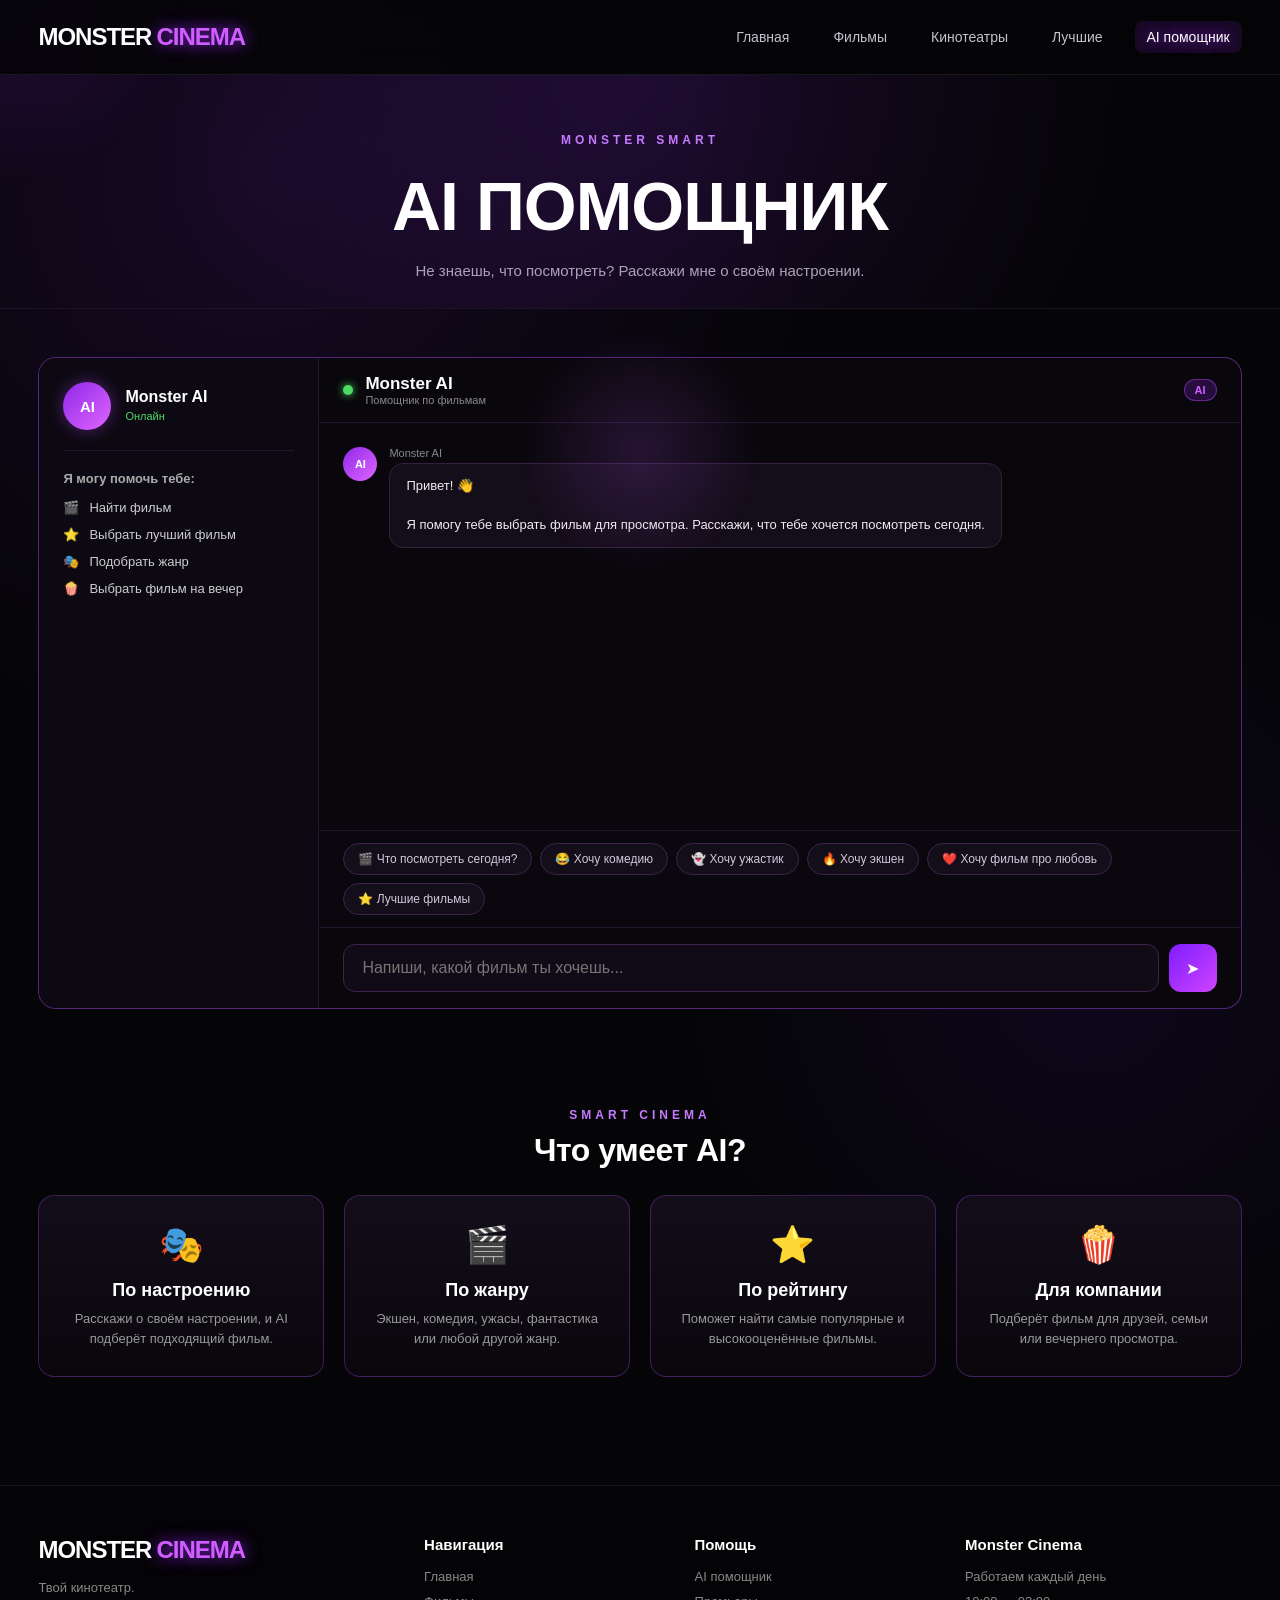
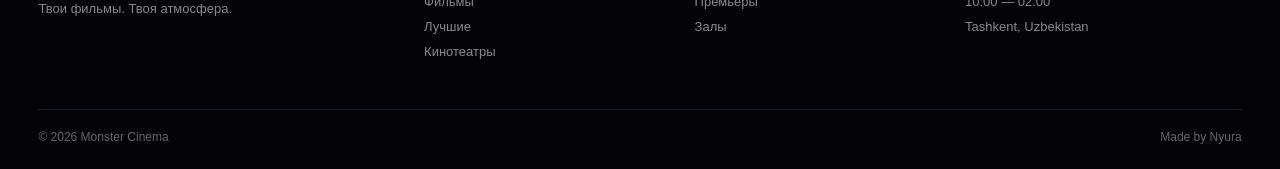
<file: ai.html>
<!DOCTYPE html>
<html lang="ru">
<head>
    <meta charset="UTF-8">
    <meta name="viewport" content="width=device-width, initial-scale=1.0">
    <meta name="theme-color" content="#09070c">
    <title>AI Помощник — Monster Cinema</title>
    <link rel="stylesheet" href="style.css">
    <link rel="stylesheet" href="media.css">
</head>
<body>

    <div id="loadingScreen" class="loading-screen">
        <div class="loader-content">
            <div class="loader-logo">MONSTER</div>
            <div class="loader-title">CINEMA</div>
            <div class="loader-line">
                <div id="loaderProgress" class="loader-progress"></div>
            </div>
            <div id="loaderPercent" class="loader-percent">0%</div>
        </div>
    </div>

    <div id="mouseGlow"></div>
    <div id="popcornContainer"></div>

    <header class="header">
        <div class="header-inner">

            <a href="index.html" class="logo">
                <span class="logo-monster">MONSTER</span>
                <span class="logo-cinema">CINEMA</span>
            </a>

            <button id="menuBtn" class="menu-btn" type="button">
                <span></span>
                <span></span>
                <span></span>
            </button>

            <nav id="navLinks" class="nav-links">
                <a href="index.html">Главная</a>
                <a href="movies.html">Фильмы</a>
                <a href="cinemas.html">Кинотеатры</a>
                <a href="best.html">Лучшие</a>
                <a href="ai.html" class="active">AI помощник</a>
            </nav>

        </div>
    </header>

    <main>

        <section class="page-hero">
            <div class="page-hero-content">
                <span class="section-label">MONSTER SMART</span>
                <h1>AI ПОМОЩНИК</h1>
                <p>
                    Не знаешь, что посмотреть?
                    Расскажи мне о своём настроении.
                </p>
            </div>
        </section>

        <section class="ai-section section">

            <div class="ai-layout">

                <aside class="ai-sidebar">

                    <div class="ai-profile">
                        <div class="ai-avatar">
                            <div class="ai-avatar-core">AI</div>
                        </div>

                        <div>
                            <h3>Monster AI</h3>
                            <span>Онлайн</span>
                        </div>
                    </div>

                    <div class="ai-sidebar-info">
                        <h4>Я могу помочь тебе:</h4>

                        <div class="ai-info-item">
                            <span>🎬</span>
                            <p>Найти фильм</p>
                        </div>

                        <div class="ai-info-item">
                            <span>⭐</span>
                            <p>Выбрать лучший фильм</p>
                        </div>

                        <div class="ai-info-item">
                            <span>🎭</span>
                            <p>Подобрать жанр</p>
                        </div>

                        <div class="ai-info-item">
                            <span>🍿</span>
                            <p>Выбрать фильм на вечер</p>
                        </div>
                    </div>

                </aside>

                <div class="ai-chat">

                    <div class="ai-chat-header">
                        <div class="ai-chat-title">
                            <div class="ai-status"></div>

                            <div>
                                <h2>Monster AI</h2>
                                <p>Помощник по фильмам</p>
                            </div>
                        </div>

                        <div class="ai-chat-badge">
                            AI
                        </div>
                    </div>

                    <div id="chatMessages" class="chat-messages">

                        <div class="message message-ai">
                            <div class="message-avatar">AI</div>

                            <div class="message-content">
                                <span class="message-name">Monster AI</span>

                                <div class="message-bubble">
                                    Привет! 👋<br><br>
                                    Я помогу тебе выбрать фильм для просмотра.
                                    Расскажи, что тебе хочется посмотреть сегодня.
                                </div>
                            </div>
                        </div>

                    </div>

                    <div class="ai-suggestions">

                        <button class="ai-suggestion" type="button">
                            🎬 Что посмотреть сегодня?
                        </button>

                        <button class="ai-suggestion" type="button">
                            😂 Хочу комедию
                        </button>

                        <button class="ai-suggestion" type="button">
                            👻 Хочу ужастик
                        </button>

                        <button class="ai-suggestion" type="button">
                            🔥 Хочу экшен
                        </button>

                        <button class="ai-suggestion" type="button">
                            ❤️ Хочу фильм про любовь
                        </button>

                        <button class="ai-suggestion" type="button">
                            ⭐ Лучшие фильмы
                        </button>

                    </div>

                    <div class="ai-input-area">

                        <input
                            id="aiInput"
                            type="text"
                            placeholder="Напиши, какой фильм ты хочешь..."
                            autocomplete="off"
                        >

                        <button id="aiSend" class="ai-send" type="button">
                            <span>➤</span>
                        </button>

                    </div>

                </div>

            </div>

        </section>

        <section class="ai-features section">

            <div class="section-heading centered">
                <div>
                    <span class="section-label">SMART CINEMA</span>
                    <h2>Что умеет AI?</h2>
                </div>
            </div>

            <div class="features-grid">

                <div class="feature-card">
                    <div class="feature-icon">🎭</div>
                    <h3>По настроению</h3>
                    <p>
                        Расскажи о своём настроении,
                        и AI подберёт подходящий фильм.
                    </p>
                </div>

                <div class="feature-card">
                    <div class="feature-icon">🎬</div>
                    <h3>По жанру</h3>
                    <p>
                        Экшен, комедия, ужасы,
                        фантастика или любой другой жанр.
                    </p>
                </div>

                <div class="feature-card">
                    <div class="feature-icon">⭐</div>
                    <h3>По рейтингу</h3>
                    <p>
                        Поможет найти самые популярные
                        и высокооценённые фильмы.
                    </p>
                </div>

                <div class="feature-card">
                    <div class="feature-icon">🍿</div>
                    <h3>Для компании</h3>
                    <p>
                        Подберёт фильм для друзей,
                        семьи или вечернего просмотра.
                    </p>
                </div>

            </div>

        </section>

    </main>

    <footer class="footer">

        <div class="footer-inner">

            <div class="footer-brand">
                <div class="logo">
                    <span class="logo-monster">MONSTER</span>
                    <span class="logo-cinema">CINEMA</span>
                </div>

                <p>
                    Твой кинотеатр.<br>
                    Твои фильмы. Твоя атмосфера.
                </p>
            </div>

            <div class="footer-column">
                <h3>Навигация</h3>
                <a href="index.html">Главная</a>
                <a href="movies.html">Фильмы</a>
                <a href="best.html">Лучшие</a>
                <a href="cinemas.html">Кинотеатры</a>
            </div>

            <div class="footer-column">
                <h3>Помощь</h3>
                <a href="ai.html">AI помощник</a>
                <a href="movies.html">Премьеры</a>
                <a href="cinemas.html">Залы</a>
            </div>

            <div class="footer-column">
                <h3>Monster Cinema</h3>
                <p>Работаем каждый день</p>
                <p>10:00 — 02:00</p>
                <p>Tashkent, Uzbekistan</p>
            </div>

        </div>

        <div class="footer-bottom">
            <span>© 2026 Monster Cinema</span>
            <span>Made by Nyura</span>
        </div>

    </footer>

    <script src="script.js"></script>
</body>
</html>
</file>
<file: style.css>
:root {
  --bg: #050507;
  --panel: #0c0a10;
  --panel-light: #15101d;
  --purple: #9b2cff;
  --purple-light: #d15cff;
  --white: #ffffff;
  --muted: #aaa3b8;
  --border: rgba(178, 73, 255, 0.45);
  --shadow: 0 0 30px rgba(155, 44, 255, 0.25);
}

* {
  box-sizing: border-box;
  margin: 0;
  padding: 0;
}

html {
  scroll-behavior: smooth;
}

body {
  min-height: 100vh;
  overflow-x: hidden;
  color: var(--white);
  background:
    radial-gradient(
      circle at 20% 10%,
      rgba(155, 44, 255, 0.12),
      transparent 30%
    ),
    radial-gradient(
      circle at 85% 55%,
      rgba(111, 35, 255, 0.09),
      transparent 28%
    ),
    var(--bg);
  font-family: Arial, Helvetica, sans-serif;
}

body.modal-open {
  overflow: hidden;
}

body::before {
  content: "";
  position: fixed;
  inset: 0;
  z-index: 9998;
  pointer-events: none;
  background:
    radial-gradient(
      circle 170px at var(--mx, 50%) var(--my, 50%),
      rgba(193, 88, 255, 0.16),
      transparent 72%
    );
}

a {
  color: inherit;
  text-decoration: none;
}

button,
input,
select {
  font: inherit;
}

button {
  cursor: pointer;
}

.container {
  width: min(1400px, 94%);
  margin: auto;
}

.hidden {
  display: none !important;
}

.advertising,
.ai-features,
.ai-preview,
.ai-section,
.features,
.location-section,
.newsletter,
.promo-section {
  width: min(1400px, 94%);
  margin: auto;
  padding: 44px 0;
}


/* =========================
   MOUSE GLOW & POPCORN
========================= */

#mouseGlow {
  position: fixed;
  width: 380px;
  height: 380px;
  border-radius: 50%;
  pointer-events: none;
  z-index: 1;
  transform: translate(-50%, -50%);
  background: radial-gradient(circle, rgba(155, 44, 255, 0.14), transparent 70%);
  transition: opacity 0.2s;
}

#popcornContainer {
  position: fixed;
  inset: 0;
  pointer-events: none;
  z-index: 9997;
  overflow: hidden;
}

.popcorn {
  position: fixed;
  bottom: -30px;
  z-index: 9997;
  pointer-events: none;
  font-size: 24px;
  animation: popcornFly linear forwards;
}

@keyframes popcornFly {
  0% {
    opacity: 0;
    transform: translateY(0) rotate(0deg);
  }
  15% {
    opacity: 1;
  }
  85% {
    opacity: 1;
  }
  100% {
    opacity: 0;
    transform: translateY(-110vh) rotate(720deg);
  }
}

/* =========================
   LOADING SCREEN
========================= */

.loading-screen {
  position: fixed;
  inset: 0;
  z-index: 10000;
  display: flex;
  justify-content: center;
  align-items: center;
  background: #030205;
  transition: opacity 0.6s ease, visibility 0.6s ease;
}

.loading-screen.hide {
  opacity: 0;
  visibility: hidden;
  pointer-events: none;
}

.loader-box,
.loader-content {
  width: min(500px, 88%);
  text-align: center;
  display: flex;
  flex-direction: column;
  align-items: center;
  justify-content: center;
}

.loader-logo {
  color: #ffffff;
  font-size: clamp(48px, 10vw, 90px);
  font-weight: 900;
  letter-spacing: -3px;
  line-height: 1;
  text-shadow:
    0 0 12px #ffffff,
    0 0 35px var(--purple),
    0 0 70px var(--purple);
}

.loader-title,
.loader-logo span {
  display: block;
  color: #d8a9ff;
  font-size: clamp(14px, 3vw, 22px);
  letter-spacing: 12px;
  font-weight: 800;
  margin-top: 8px;
  text-shadow: 0 0 20px var(--purple);
}

.loader-sub {
  margin: 18px 0;
  color: #aaa;
  font-size: 13px;
}

.loader-bar,
.loader-line {
  width: 100%;
  max-width: 340px;
  height: 8px;
  overflow: hidden;
  background: #1c1226;
  border: 1px solid var(--border);
  border-radius: 99px;
  margin-top: 28px;
  box-shadow: inset 0 1px 3px rgba(0, 0, 0, 0.6);
  position: relative;
}

.loader-progress {
  width: 0%;
  height: 100%;
  background: linear-gradient(
    90deg,
    #6f16ff,
    #e67cff
  );
  box-shadow: 0 0 20px var(--purple), 0 0 10px #e67cff;
  border-radius: 99px;
  transition: width 0.12s ease-out;
}

.loader-percent {
  margin-top: 14px;
  color: #d69aff;
  font-weight: bold;
  font-size: 15px;
  letter-spacing: 2px;
}

/* =========================
   HEADER & NAV
========================= */

header,
.header {
  position: sticky;
  top: 0;
  z-index: 500;
  background: rgba(5, 5, 7, 0.88);
  border-bottom: 1px solid rgba(255, 255, 255, 0.08);
  backdrop-filter: blur(18px);
}

.header-inner,
.nav {
  min-height: 74px;
  width: min(1400px, 94%);
  margin: auto;
  display: flex;
  align-items: center;
  justify-content: space-between;
  gap: 24px;
}

.logo {
  display: inline-flex;
  align-items: center;
  font-size: 24px;
  font-weight: 900;
  letter-spacing: -1px;
}

.logo-monster {
  color: #ffffff;
}

.logo-cinema {
  color: var(--purple-light);
  text-shadow: 0 0 16px var(--purple);
  margin-left: 5px;
}

.logo b {
  color: var(--purple-light);
  text-shadow: 0 0 16px var(--purple);
}

.logo small {
  display: block;
  color: #c8b8d8;
  font-size: 8px;
  letter-spacing: 4px;
  text-align: center;
}

.nav-links {
  display: flex;
  align-items: center;
  gap: 20px;
  margin-left: auto;
}

.nav-links a {
  color: #c7c0cf;
  font-size: 14px;
  font-weight: 500;
  transition: 0.2s;
  padding: 8px 12px;
  border-radius: 8px;
}

.nav-links a:hover,
.nav-links a.active {
  color: #ffffff;
  text-shadow: 0 0 14px var(--purple);
  background: rgba(155, 44, 255, 0.12);
}

.nav-actions {
  display: flex;
  gap: 9px;
}

.icon-btn,
.menu-btn {
  width: 40px;
  height: 40px;
  display: grid;
  place-items: center;
  color: #ffffff;
  background: #100b16;
  border: 1px solid var(--border);
  border-radius: 50%;
}

.menu-btn {
  display: none;
  flex-direction: column;
  justify-content: center;
  align-items: center;
  gap: 5px;
  border-radius: 10px;
  padding: 8px;
  cursor: pointer;
}

.menu-btn span {
  display: block;
  width: 20px;
  height: 2px;
  background: #ffffff;
  border-radius: 2px;
  transition: 0.3s;
}

.menu-btn.active span:nth-child(1) {
  transform: translateY(7px) rotate(45deg);
}

.menu-btn.active span:nth-child(2) {
  opacity: 0;
}

.menu-btn.active span:nth-child(3) {
  transform: translateY(-7px) rotate(-45deg);
}

/* =========================
   BUTTONS
========================= */

.btn {
  display: inline-flex;
  align-items: center;
  justify-content: center;
  padding: 13px 22px;
  color: #ffffff;
  background: #110b18;
  border: 1px solid var(--border);
  border-radius: 10px;
  font-size: 14px;
  font-weight: 600;
  box-shadow: 0 0 0 transparent;
  transition: 0.25s;
  cursor: pointer;
}

.btn:hover {
  transform: translateY(-2px);
  box-shadow: 0 0 25px rgba(155, 44, 255, 0.35);
}

.btn-primary,
.btn.primary {
  background: linear-gradient(
    135deg,
    #7e1dff,
    #cf44ff
  );
  border-color: #d86aff;
  color: #ffffff;
  box-shadow: 0 0 16px rgba(155, 44, 255, 0.25);
}

.btn-primary:hover,
.btn.primary:hover {
  box-shadow: 0 0 28px rgba(155, 44, 255, 0.55);
}

.btn-secondary,
.btn.ghost {
  background: rgba(255, 255, 255, 0.05);
  border: 1px solid var(--border);
  color: #ffffff;
}

.btn-secondary:hover,
.btn.ghost:hover {
  background: rgba(155, 44, 255, 0.15);
  border-color: var(--purple-light);
}

/* =========================
   HERO
========================= */

.hero {
  position: relative;
  min-height: 620px;
  display: flex;
  align-items: center;
  overflow: hidden;
  border-bottom: 1px solid #21192a;
}

.hero-video {
  position: absolute;
  inset: 0;
  width: 100%;
  height: 100%;
  object-fit: cover;
  opacity: 0.23;
  background: #0b0610;
}

.hero-overlay {
  position: absolute;
  inset: 0;
  z-index: 1;
  background:
    linear-gradient(
      90deg,
      #050507 8%,
      rgba(5, 5, 7, 0.82) 42%,
      rgba(5, 5, 7, 0.35) 80%,
      #050507
    ),
    linear-gradient(
      0deg,
      #050507,
      transparent 35%,
      rgba(5, 5, 7, 0.25)
    );
  pointer-events: none;
}

.hero::after {
  content: "";
  position: absolute;
  inset: 0;
  background:
    linear-gradient(
      90deg,
      #050507 5%,
      rgba(5, 5, 7, 0.78) 37%,
      rgba(5, 5, 7, 0.16) 80%,
      #050507
    ),
    linear-gradient(
      0deg,
      #050507,
      transparent 30%,
      rgba(5, 5, 7, 0.2)
    );
  pointer-events: none;
}

.hero-content {
  position: relative;
  z-index: 2;
  width: min(1400px, 94%);
  margin: auto;
  padding: 60px 0;
  max-width: 680px;
}

.hero-badge,
.eyebrow,
.section-label {
  display: inline-block;
  color: #c47aff;
  font-size: 12px;
  font-weight: 800;
  letter-spacing: 4px;
  text-transform: uppercase;
  margin-bottom: 10px;
}

.hero h1 {
  margin: 14px 0 18px;
  font-size: clamp(44px, 6.5vw, 84px);
  line-height: 0.98;
  font-weight: 900;
  text-shadow: 0 0 30px rgba(181, 74, 255, 0.25);
}

.hero h1 span {
  color: var(--purple-light);
  text-shadow: 0 0 35px rgba(181, 74, 255, 0.5);
}

.hero p {
  max-width: 580px;
  color: #c7c0cc;
  line-height: 1.7;
  font-size: 16px;
}

.hero-meta {
  display: flex;
  gap: 18px;
  margin: 22px 0;
  color: #ddd;
}

.rating {
  color: #ffd83d;
  font-weight: bold;
}

.hero-buttons,
.btn-row {
  display: flex;
  flex-wrap: wrap;
  gap: 14px;
  margin-top: 26px;
}

.hero-scroll {
  position: absolute;
  bottom: 24px;
  left: 50%;
  transform: translateX(-50%);
  z-index: 2;
  display: flex;
  flex-direction: column;
  align-items: center;
  gap: 8px;
  color: #8c7f99;
  font-size: 10px;
  letter-spacing: 3px;
}

.scroll-line {
  width: 2px;
  height: 30px;
  background: linear-gradient(180deg, var(--purple-light), transparent);
  animation: scrollAnim 1.8s infinite;
}

@keyframes scrollAnim {
  0% { transform: scaleY(0); transform-origin: top; }
  50% { transform: scaleY(1); transform-origin: top; }
  51% { transform: scaleY(1); transform-origin: bottom; }
  100% { transform: scaleY(0); transform-origin: bottom; }
}

/* =========================
   PAGE HERO
========================= */

.page-hero,
.page-title {
  padding: 55px 0 25px;
  text-align: center;
  background: radial-gradient(circle at 50% 0%, rgba(155, 44, 255, 0.15), transparent 70%);
  border-bottom: 1px solid #1c1326;
}

.page-hero-content {
  width: min(1400px, 94%);
  margin: auto;
}

.page-hero h1,
.page-title h1 {
  font-size: clamp(38px, 6vw, 68px);
  font-weight: 900;
  letter-spacing: -1px;
  margin: 10px 0 14px;
}

.page-hero p,
.page-title p {
  max-width: 550px;
  margin: auto;
  color: var(--muted);
  font-size: 15px;
  line-height: 1.6;
}

/* =========================
   SECTIONS
========================= */

.section {
  width: min(1400px, 94%);
  margin: auto;
  padding: 48px 0;
}

.section-heading,
.section-head {
  display: flex;
  align-items: flex-end;
  justify-content: space-between;
  gap: 20px;
  margin-bottom: 26px;
}

.section-heading.centered {
  text-align: center;
  justify-content: center;
}

.section-heading h2,
.section-head h2 {
  font-size: 32px;
  font-weight: 800;
  letter-spacing: -0.5px;
}

.section-head p {
  margin-top: 6px;
  color: var(--muted);
  font-size: 13px;
}

.section-link {
  color: var(--purple-light);
  font-size: 14px;
  font-weight: 700;
  transition: 0.2s;
}

.section-link:hover {
  text-shadow: 0 0 12px var(--purple);
}

.section-counter {
  color: var(--purple-light);
  font-size: 12px;
  font-weight: 700;
  letter-spacing: 2px;
  padding: 6px 14px;
  background: rgba(155, 44, 255, 0.12);
  border: 1px solid var(--border);
  border-radius: 99px;
}

/* =========================
   ADVERTISING
========================= */

.advertising-grid {
  display: grid;
  grid-template-columns: 1.6fr 1fr 1fr;
  gap: 20px;
}

.advertising-card {
  position: relative;
  height: 240px;
  border-radius: 16px;
  overflow: hidden;
  border: 1px solid var(--border);
  background: linear-gradient(135deg, #180f24, #08060b);
  transition: 0.3s;
}

.advertising-card:hover {
  transform: translateY(-5px);
  box-shadow: var(--shadow);
  border-color: var(--purple-light);
}

.advertising-card img {
  width: 100%;
  height: 100%;
  object-fit: cover;
  opacity: 0.45;
  background: linear-gradient(135deg, #241033, #09070c);
}

.advertising-overlay {
  position: absolute;
  inset: 0;
  padding: 24px;
  display: flex;
  flex-direction: column;
  justify-content: flex-end;
  background: linear-gradient(0deg, rgba(5,5,7,0.94) 0%, rgba(5,5,7,0.3) 60%, transparent 100%);
}

.advertising-overlay span {
  font-size: 11px;
  font-weight: 800;
  letter-spacing: 3px;
  color: var(--purple-light);
  margin-bottom: 6px;
}

.advertising-overlay h3 {
  font-size: 20px;
  font-weight: 700;
  line-height: 1.3;
}

/* =========================
   MOVIE ROWS & CARDS
========================= */

.movies-section {
  padding: 30px 0;
}

.rows {
  display: flex;
  flex-direction: column;
  gap: 30px;
}

.movie-row {
  position: relative;
  width: 100%;
  margin-bottom: 28px;
}

.row-title {
  margin-bottom: 12px;
}

.row-title span {
  display: block;
  color: var(--purple-light);
  font-size: 11px;
  font-weight: 800;
  letter-spacing: 3px;
  margin-bottom: 4px;
}

.row-title h2 {
  font-size: 22px;
}

.row-number {
  margin-bottom: 10px;
  color: #a78ab9;
  font-size: 13px;
}

.movie-grid,
.home-grid {
  width: 100%;
  display: flex;
  flex-wrap: nowrap;
  gap: 14px;
  overflow-x: auto;
  overflow-y: hidden;
  padding: 8px 4px 18px;
  scroll-behavior: smooth;
  scrollbar-width: thin;
  scrollbar-color: #8f28e8 #100b15;
}

.movie-grid::-webkit-scrollbar,
.home-grid::-webkit-scrollbar {
  height: 7px;
}

.movie-grid::-webkit-scrollbar-track,
.home-grid::-webkit-scrollbar-track {
  background: #100b15;
  border-radius: 10px;
}

.movie-grid::-webkit-scrollbar-thumb,
.home-grid::-webkit-scrollbar-thumb {
  background: #8f28e8;
  border-radius: 10px;
}

.movie-card {
  position: relative;
  flex: 0 0 160px;
  width: 160px;
  min-width: 160px;
  overflow: hidden;
  background: linear-gradient(
    180deg,
    #151019,
    #09070b
  );
  border: 1px solid rgba(177, 74, 255, 0.4);
  border-radius: 14px;
  box-shadow: 0 0 0 rgba(155, 44, 255, 0);
  transition: 0.25s;
  display: flex;
  flex-direction: column;
}

.movie-card:hover {
  transform: translateY(-8px) scale(1.02);
  border-color: #c25aff;
  box-shadow: 0 12px 30px rgba(155, 44, 255, 0.25);
}

.poster-wrap {
  position: relative;
  width: 100%;
  height: 220px;
  overflow: hidden;
  background: linear-gradient(135deg, #241033, #09070c);
}

.poster {
  display: block;
  width: 100%;
  height: 100%;
  object-fit: cover;
  object-position: center;
  border: 0;
}

.poster-rating {
  position: absolute;
  top: 8px;
  right: 8px;
  background: rgba(0, 0, 0, 0.75);
  color: #ffd83d;
  font-size: 11px;
  font-weight: bold;
  padding: 3px 6px;
  border-radius: 6px;
  backdrop-filter: blur(6px);
  border: 1px solid rgba(255, 216, 61, 0.25);
}

.movie-info,
.card-body {
  padding: 12px 10px;
  display: flex;
  flex-direction: column;
  flex: 1;
}

.movie-info h3,
.card-title {
  overflow: hidden;
  color: #ffffff;
  font-size: 13px;
  font-weight: 700;
  white-space: nowrap;
  text-overflow: ellipsis;
}

.movie-info p,
.card-meta {
  margin-top: 4px;
  overflow: hidden;
  color: #a9a0b1;
  font-size: 11px;
  white-space: nowrap;
  text-overflow: ellipsis;
}

.movie-bottom,
.card-bottom {
  display: flex;
  align-items: center;
  justify-content: space-between;
  gap: 6px;
  margin-top: 10px;
}

.movie-bottom strong,
.card-price {
  color: #ffffff;
  font-size: 12px;
  font-weight: 700;
}

.movie-bottom span,
.card-rating {
  color: #ffd83d;
  font-size: 11px;
}

.movie-actions,
.card-actions {
  display: flex;
  gap: 6px;
  margin-top: 10px;
}

.movie-actions button,
.card-actions button {
  flex: 1;
  padding: 8px 4px;
  color: #ffffff;
  font-size: 11px;
  font-weight: 600;
  background: #100b15;
  border: 1px solid var(--border);
  border-radius: 8px;
  cursor: pointer;
  transition: 0.2s;
  white-space: nowrap;
}

.movie-actions .movie-buy,
.card-actions button:first-child {
  background: linear-gradient(135deg, #7e1dff, #cf44ff);
  border-color: #d86aff;
}

.movie-actions .movie-buy:hover {
  box-shadow: 0 0 14px var(--purple);
}

.movie-actions .movie-reserve {
  background: rgba(255, 255, 255, 0.05);
}

.movie-actions .movie-reserve:hover {
  background: rgba(155, 44, 255, 0.2);
  border-color: var(--purple-light);
}

/* =========================
   PROMO SECTION
========================= */

.promo-box {
  display: grid;
  grid-template-columns: 1.2fr 0.8fr;
  align-items: center;
  gap: 40px;
  padding: 48px;
  background: linear-gradient(135deg, #150d1e, #09070c);
  border: 1px solid var(--border);
  border-radius: 20px;
}

.promo-content h2 {
  font-size: clamp(28px, 4vw, 42px);
  margin-bottom: 16px;
  line-height: 1.15;
}

.promo-content h2 span {
  color: var(--purple-light);
  text-shadow: 0 0 20px var(--purple);
}

.promo-content p {
  color: #aaa;
  line-height: 1.6;
  margin-bottom: 24px;
}

.promo-image {
  border-radius: 14px;
  overflow: hidden;
  border: 1px solid var(--border);
  height: 260px;
  background: #140b1c;
}

.promo-image img {
  width: 100%;
  height: 100%;
  object-fit: cover;
  background: linear-gradient(135deg, #241033, #09070c);
}

/* =========================
   FEATURES
========================= */

.features-grid {
  display: grid;
  grid-template-columns: repeat(4, 1fr);
  gap: 20px;
}

.feature-card {
  padding: 28px 20px;
  background: linear-gradient(180deg, #130d19, #09070c);
  border: 1px solid rgba(178, 73, 255, 0.3);
  border-radius: 16px;
  text-align: center;
  transition: 0.25s;
}

.feature-card:hover {
  transform: translateY(-5px);
  border-color: var(--purple-light);
  box-shadow: var(--shadow);
}

.feature-icon {
  font-size: 36px;
  margin-bottom: 14px;
}

.feature-card h3 {
  font-size: 18px;
  margin-bottom: 8px;
}

.feature-card p {
  color: #999;
  font-size: 13px;
  line-height: 1.5;
}

/* =========================
   AI PREVIEW
========================= */

.ai-preview-box {
  display: grid;
  grid-template-columns: 1.2fr 0.8fr;
  align-items: center;
  gap: 30px;
  padding: 48px;
  background: radial-gradient(circle at 80% 50%, rgba(155, 44, 255, 0.18), transparent 50%), #0c0812;
  border: 1px solid var(--border);
  border-radius: 20px;
}

.ai-preview-content h2 {
  font-size: clamp(28px, 4vw, 40px);
  margin-bottom: 14px;
  line-height: 1.15;
}

.ai-preview-content h2 span {
  color: var(--purple-light);
  text-shadow: 0 0 20px var(--purple);
}

.ai-preview-content p {
  color: #aaa;
  margin-bottom: 24px;
  line-height: 1.6;
}

.ai-preview-visual {
  display: flex;
  justify-content: center;
  align-items: center;
}

.ai-orb {
  width: 140px;
  height: 140px;
  border-radius: 50%;
  display: grid;
  place-items: center;
  background: linear-gradient(135deg, #8f28e8, #e066ff);
  box-shadow: 0 0 50px rgba(181, 74, 255, 0.6), inset 0 0 20px rgba(255, 255, 255, 0.5);
  animation: orbPulse 3s infinite ease-in-out;
}

@keyframes orbPulse {
  0%, 100% { transform: scale(1); box-shadow: 0 0 40px rgba(181, 74, 255, 0.5); }
  50% { transform: scale(1.06); box-shadow: 0 0 70px rgba(181, 74, 255, 0.85); }
}

.ai-orb-inner {
  font-size: 32px;
  font-weight: 900;
  letter-spacing: 2px;
  color: #ffffff;
  text-shadow: 0 0 10px #ffffff;
}

/* =========================
   NEWSLETTER
========================= */

.newsletter-box {
  display: flex;
  align-items: center;
  justify-content: space-between;
  flex-wrap: wrap;
  gap: 24px;
  padding: 36px 44px;
  background: linear-gradient(135deg, #130a1c, #07050a);
  border: 1px solid var(--border);
  border-radius: 18px;
}

.newsletter-box h2 {
  font-size: 26px;
  margin-top: 4px;
}

.newsletter-box p {
  color: #999;
  font-size: 14px;
  margin-top: 4px;
}

.newsletter-form {
  display: flex;
  gap: 10px;
  flex: 1;
  max-width: 440px;
}

.newsletter-form input {
  flex: 1;
  padding: 12px 18px;
  background: #0d0813;
  border: 1px solid var(--border);
  border-radius: 10px;
  color: #fff;
  outline: none;
}

.newsletter-form input:focus {
  border-color: var(--purple-light);
}

/* =========================
   CINEMAS PAGE
========================= */

.cinema-grid {
  display: grid;
  grid-template-columns: repeat(2, minmax(0, 1fr));
  gap: 20px;
}

.cinema-card {
  display: grid;
  grid-template-columns: 200px 1fr;
  gap: 20px;
  padding: 14px;
  background: linear-gradient(
    135deg,
    #130c18,
    #08070a
  );
  border: 1px solid var(--border);
  border-radius: 16px;
  transition: 0.25s;
}

.cinema-card:hover {
  transform: translateY(-5px);
  box-shadow: var(--shadow);
}

.cinema-photo-wrap {
  position: relative;
  border-radius: 10px;
  overflow: hidden;
}

.cinema-photo {
  display: block;
  width: 100%;
  height: 160px;
  object-fit: cover;
  object-position: center;
  background: #180d20;
  border-radius: 10px;
}

.cinema-number {
  position: absolute;
  top: 8px;
  left: 8px;
  background: rgba(0, 0, 0, 0.7);
  padding: 3px 8px;
  border-radius: 6px;
  font-size: 11px;
  font-weight: 800;
  color: var(--purple-light);
  border: 1px solid var(--border);
}

.cinema-info {
  display: flex;
  flex-direction: column;
  justify-content: center;
}

.cinema-type {
  display: inline-block;
  align-self: flex-start;
  padding: 3px 8px;
  background: rgba(155, 44, 255, 0.15);
  border: 1px solid var(--border);
  border-radius: 6px;
  color: var(--purple-light);
  font-size: 11px;
  font-weight: 700;
  margin-bottom: 6px;
}

.cinema-info h3 {
  margin-bottom: 6px;
  font-size: 19px;
}

.cinema-info p {
  color: #aaa;
  font-size: 13px;
  line-height: 1.5;
}

.cinema-details {
  display: flex;
  gap: 14px;
  margin: 10px 0;
  font-size: 12px;
  color: #bbb;
}

.cinema-bottom {
  display: flex;
  align-items: center;
  justify-content: space-between;
  gap: 10px;
  margin-top: 14px;
}

.cinema-bottom strong {
  color: #fff;
  font-size: 14px;
}

.cinema-info-box {
  display: grid;
  grid-template-columns: 1.2fr 0.8fr;
  align-items: center;
  gap: 40px;
  padding: 44px;
  background: linear-gradient(135deg, #130c1b, #08060b);
  border: 1px solid var(--border);
  border-radius: 18px;
}

.cinema-info-content h2 {
  font-size: 32px;
  margin-bottom: 12px;
}

.cinema-info-content h2 span {
  color: var(--purple-light);
}

.cinema-info-content p {
  color: #aaa;
  margin-bottom: 20px;
  line-height: 1.6;
}

.cinema-info-list {
  display: flex;
  flex-direction: column;
  gap: 14px;
}

.cinema-info-item {
  display: flex;
  align-items: center;
  gap: 14px;
}

.cinema-info-item span {
  font-size: 26px;
}

.cinema-info-item strong {
  display: block;
  font-size: 14px;
}

.cinema-info-item p {
  margin: 0;
  font-size: 12px;
  color: #888;
}

.cinema-info-image {
  height: 280px;
  border-radius: 14px;
  overflow: hidden;
  border: 1px solid var(--border);
  background: #140b1c;
}

.cinema-info-image img {
  width: 100%;
  height: 100%;
  object-fit: cover;
  background: linear-gradient(135deg, #241033, #09070c);
}

.location-grid {
  display: grid;
  grid-template-columns: repeat(3, 1fr);
  gap: 20px;
}

.location-card {
  padding: 30px 20px;
  background: linear-gradient(180deg, #120b18, #08060a);
  border: 1px solid rgba(178, 73, 255, 0.3);
  border-radius: 16px;
  text-align: center;
}

.location-icon {
  font-size: 36px;
  margin-bottom: 12px;
}

.location-card h3 {
  font-size: 18px;
  margin-bottom: 8px;
}

.location-card p {
  color: #aaa;
  font-size: 13px;
  margin-bottom: 6px;
}

.location-card span {
  color: var(--purple-light);
  font-size: 12px;
  font-weight: 600;
}

/* =========================
   AI CHAT PAGE
========================= */

.ai-layout,
.ai-wrap {
  display: grid;
  grid-template-columns: 280px 1fr;
  min-height: 650px;
  background: #09070c;
  border: 1px solid var(--border);
  border-radius: 18px;
  overflow: hidden;
}

.ai-sidebar,
.ai-side {
  padding: 24px;
  background: #0d0912;
  border-right: 1px solid #25162f;
}

.ai-profile {
  display: flex;
  align-items: center;
  gap: 14px;
  padding-bottom: 20px;
  border-bottom: 1px solid #25162f;
  margin-bottom: 20px;
}

.ai-avatar {
  width: 48px;
  height: 48px;
  border-radius: 50%;
  display: grid;
  place-items: center;
  background: linear-gradient(135deg, #8f28e8, #e066ff);
  box-shadow: 0 0 16px rgba(181, 74, 255, 0.4);
}

.ai-avatar-core {
  font-size: 15px;
  font-weight: 900;
  color: #fff;
}

.ai-profile h3 {
  font-size: 16px;
}

.ai-profile span {
  color: #4cd964;
  font-size: 11px;
}

.ai-sidebar-info h4 {
  font-size: 13px;
  color: #aaa;
  margin-bottom: 14px;
}

.ai-info-item {
  display: flex;
  align-items: center;
  gap: 10px;
  margin-bottom: 12px;
  font-size: 13px;
  color: #ccc;
}

.ai-chat {
  display: flex;
  flex-direction: column;
  min-height: 650px;
}

.ai-chat-header,
.chat-head {
  display: flex;
  justify-content: space-between;
  align-items: center;
  padding: 16px 24px;
  border-bottom: 1px solid #22152b;
}

.ai-chat-title {
  display: flex;
  align-items: center;
  gap: 12px;
}

.ai-status {
  width: 10px;
  height: 10px;
  background: #4cd964;
  border-radius: 50%;
  box-shadow: 0 0 8px #4cd964;
}

.ai-chat-title h2 {
  font-size: 17px;
}

.ai-chat-title p {
  font-size: 11px;
  color: #888;
}

.ai-chat-badge {
  padding: 4px 10px;
  background: rgba(155, 44, 255, 0.2);
  border: 1px solid var(--border);
  border-radius: 99px;
  color: var(--purple-light);
  font-size: 11px;
  font-weight: bold;
}

.chat-messages {
  flex: 1;
  display: flex;
  flex-direction: column;
  gap: 14px;
  overflow-y: auto;
  padding: 24px;
}

.message {
  display: flex;
  gap: 12px;
  max-width: 80%;
  align-items: flex-start;
}

.message-ai {
  align-self: flex-start;
}

.message-user {
  align-self: flex-end;
  flex-direction: row-reverse;
}

.message-avatar {
  width: 34px;
  height: 34px;
  border-radius: 50%;
  background: linear-gradient(135deg, #8f28e8, #e066ff);
  display: grid;
  place-items: center;
  font-size: 11px;
  font-weight: bold;
  flex-shrink: 0;
}

.message-content {
  display: flex;
  flex-direction: column;
}

.message-name {
  display: block;
  font-size: 11px;
  color: #888;
  margin-bottom: 4px;
}

.message-user .message-name {
  text-align: right;
}

.message-bubble {
  padding: 12px 16px;
  border-radius: 14px;
  font-size: 13px;
  line-height: 1.5;
}

.message-ai .message-bubble {
  background: #140d1a;
  border: 1px solid #33203e;
  color: #eee;
}

.message-user .message-bubble {
  background: linear-gradient(135deg, #7720d6, #b43dff);
  color: #fff;
}

.ai-suggestions {
  display: flex;
  flex-wrap: wrap;
  gap: 8px;
  padding: 12px 24px;
  border-top: 1px solid #1f1426;
  background: #0b070f;
}

.ai-suggestion {
  padding: 8px 14px;
  font-size: 12px;
  color: #d1c8db;
  background: #140d1a;
  border: 1px solid #3b2446;
  border-radius: 99px;
  cursor: pointer;
  transition: 0.2s;
}

.ai-suggestion:hover {
  background: #8f28e8;
  color: #fff;
  border-color: #b95aff;
}

.ai-input-area,
.chat-input {
  display: flex;
  gap: 10px;
  padding: 16px 24px;
  border-top: 1px solid #22152b;
}

.ai-input-area input,
.chat-input input {
  flex: 1;
  padding: 13px 18px;
  background: #110b17;
  border: 1px solid #3b2448;
  border-radius: 12px;
  color: #fff;
  outline: none;
}

.ai-input-area input:focus,
.chat-input input:focus {
  border-color: var(--purple-light);
}

.ai-send,
.chat-input button {
  width: 48px;
  height: 48px;
  display: grid;
  place-items: center;
  background: linear-gradient(135deg, #7e1dff, #cf44ff);
  border: 0;
  border-radius: 12px;
  color: #fff;
  font-size: 16px;
  cursor: pointer;
  transition: 0.2s;
}

.ai-send:hover,
.chat-input button:hover {
  box-shadow: 0 0 16px var(--purple);
}

/* =========================
   BOOKING MODAL
========================= */

.modal {
  position: fixed;
  inset: 0;
  z-index: 9000;
  display: none;
  place-items: center;
  padding: 18px;
}

.modal.active,
.modal.show {
  display: grid;
}

.modal-backdrop {
  position: fixed;
  inset: 0;
  background: rgba(0, 0, 0, 0.78);
  backdrop-filter: blur(10px);
}

.modal-window {
  position: relative;
  z-index: 1;
  width: min(620px, 100%);
  max-height: 90vh;
  overflow-y: auto;
  padding: 28px;
  background: #0d0912;
  border: 1px solid #a43aff;
  border-radius: 18px;
  box-shadow: 0 0 60px rgba(155, 44, 255, 0.35);
}

.modal-close {
  position: absolute;
  top: 14px;
  right: 18px;
  color: #aaa;
  font-size: 28px;
  line-height: 1;
  background: none;
  border: 0;
  cursor: pointer;
  transition: 0.2s;
}

.modal-close:hover {
  color: #fff;
}

.modal-header h2,
.modal h2 {
  font-size: 24px;
  margin-top: 4px;
}

.modal-movie {
  display: flex;
  gap: 16px;
  padding: 14px;
  background: #140d1a;
  border: 1px solid #33203d;
  border-radius: 12px;
  margin: 18px 0;
}

.modal-movie-poster img,
.modal-movie img {
  width: 75px;
  height: 105px;
  object-fit: cover;
  background: #24132e;
  border-radius: 8px;
  display: block;
}

.modal-movie-info,
.modal-info {
  display: flex;
  flex-direction: column;
  justify-content: center;
  gap: 6px;
}

.modal-movie-info h3 {
  font-size: 17px;
}

.modal-movie-info p {
  color: #aaa;
  font-size: 13px;
}

.modal-rating {
  color: #ffd83d;
  font-weight: bold;
  font-size: 13px;
}

.modal-select {
  margin: 18px 0;
}

.modal-select label {
  display: block;
  font-size: 13px;
  color: #bbb;
  margin-bottom: 8px;
}

.modal-select select {
  width: 100%;
  padding: 12px 14px;
  background: #110b17;
  border: 1px solid var(--border);
  border-radius: 10px;
  color: #fff;
  outline: none;
}

.seat-section {
  margin: 20px 0;
}

.screen {
  text-align: center;
  padding: 8px;
  margin-bottom: 14px;
  background: linear-gradient(180deg, rgba(155, 44, 255, 0.25), transparent);
  border-top: 2px solid var(--purple-light);
  border-radius: 6px 6px 0 0;
  color: #bbb;
  font-size: 11px;
  letter-spacing: 4px;
}

.seat-map {
  display: grid;
  grid-template-columns: repeat(10, 1fr);
  gap: 6px;
}

.seat {
  height: 28px;
  color: #bda9c7;
  font-size: 10px;
  background: #160c1d;
  border: 1px solid #5a2876;
  border-radius: 6px;
  cursor: pointer;
  transition: 0.2s;
}

.seat:hover:not(.occupied):not(:disabled) {
  border-color: var(--purple-light);
  background: #23122e;
}

.seat.selected {
  color: #ffffff;
  background: #bc42ff;
  border-color: #e074ff;
  box-shadow: 0 0 12px #bc42ff;
}

.seat.occupied,
.seat.taken,
.seat:disabled {
  color: #555;
  background: #221d26;
  border-color: #332d38;
  cursor: not-allowed;
}

.booking-summary,
.total {
  display: flex;
  justify-content: space-between;
  align-items: center;
  margin: 18px 0;
  padding: 14px;
  background: #130c19;
  border: 1px solid #2e1a38;
  border-radius: 10px;
  font-size: 14px;
}

.booking-summary strong,
.total strong {
  color: var(--purple-light);
  font-size: 16px;
}

.confirm-btn {
  width: 100%;
  padding: 14px;
  font-size: 15px;
  font-weight: 700;
}

.booking-success {
  text-align: center;
  padding: 20px 10px;
}

.success-icon {
  width: 60px;
  height: 60px;
  margin: 0 auto 16px;
  border-radius: 50%;
  background: linear-gradient(135deg, #7e1dff, #cf44ff);
  display: grid;
  place-items: center;
  font-size: 32px;
  font-weight: bold;
  color: #fff;
  box-shadow: 0 0 30px rgba(155, 44, 255, 0.5);
}

.success-details {
  display: flex;
  justify-content: space-around;
  margin: 20px 0;
  padding: 14px;
  background: #130c19;
  border: 1px solid #2e1a38;
  border-radius: 10px;
}

.success-details div {
  display: flex;
  flex-direction: column;
  gap: 4px;
}

.success-details span {
  font-size: 11px;
  color: #888;
}

.success-details strong {
  color: var(--purple-light);
  font-size: 14px;
}

/* =========================
   TOAST
========================= */

.toast {
  position: fixed;
  right: 20px;
  bottom: 20px;
  z-index: 9500;
  padding: 14px 20px;
  color: #ffffff;
  background: #150d1d;
  border: 1px solid #a63aff;
  border-radius: 12px;
  box-shadow: 0 0 30px rgba(155, 44, 255, 0.35);
  opacity: 0;
  transform: translateY(60px);
  pointer-events: none;
  transition: 0.3s cubic-bezier(0.175, 0.885, 0.32, 1.275);
}

.toast.show {
  opacity: 1;
  transform: translateY(0);
}

/* =========================
   FOOTER
========================= */

footer,
.footer {
  margin-top: 60px;
  padding: 50px 0 25px;
  background: #040306;
  border-top: 1px solid #1c1424;
}

.footer-inner {
  width: min(1400px, 94%);
  margin: auto;
  display: grid;
  grid-template-columns: 1.5fr 1fr 1fr 1.2fr;
  gap: 40px;
  padding-bottom: 40px;
  border-bottom: 1px solid #1a1222;
}

.footer-brand p {
  color: #888;
  font-size: 13px;
  line-height: 1.6;
  margin-top: 14px;
}

.footer-column h3 {
  font-size: 15px;
  font-weight: 700;
  margin-bottom: 16px;
  color: #ffffff;
}

.footer-column a,
.footer-column p {
  display: block;
  color: #888;
  font-size: 13px;
  margin-bottom: 10px;
  transition: 0.2s;
}

.footer-column a:hover {
  color: var(--purple-light);
}

.footer-bottom {
  width: min(1400px, 94%);
  margin: auto;
  padding-top: 20px;
  display: flex;
  justify-content: space-between;
  align-items: center;
  color: #666;
  font-size: 12px;
}

/* =========================
   RESPONSIVE MEDIA QUERIES
========================= */

@media (max-width: 1024px) {
  .advertising-grid {
    grid-template-columns: 1fr 1fr;
  }
  .advertising-card.advertising-large {
    grid-column: span 2;
  }
  .features-grid {
    grid-template-columns: repeat(2, 1fr);
  }
  .promo-box,
  .ai-preview-box,
  .cinema-info-box {
    grid-template-columns: 1fr;
    gap: 30px;
    padding: 32px;
  }
  .footer-inner {
    grid-template-columns: 1fr 1fr;
    gap: 30px;
  }
}

@media (max-width: 900px) {
  .header-inner,
  .nav {
    gap: 12px;
  }

  .nav-links {
    position: absolute;
    top: 74px;
    left: 3%;
    right: 3%;
    display: none;
    flex-direction: column;
    align-items: stretch;
    padding: 14px;
    background: #0b080f;
    border: 1px solid #382044;
    border-radius: 14px;
    box-shadow: 0 15px 40px rgba(0, 0, 0, 0.7);
  }

  .nav-links.open {
    display: flex;
  }

  .menu-btn {
    display: flex;
  }

  .cinema-grid {
    grid-template-columns: 1fr;
  }

  .ai-layout,
  .ai-wrap {
    grid-template-columns: 1fr;
  }

  .ai-sidebar,
  .ai-side {
    border-right: 0;
    border-bottom: 1px solid #2a1a32;
  }

  .location-grid {
    grid-template-columns: 1fr;
  }
}

@media (max-width: 600px) {
  .hero {
    min-height: 520px;
  }

  .hero h1 {
    font-size: 44px;
  }

  .advertising-grid {
    grid-template-columns: 1fr;
  }

  .advertising-card.advertising-large {
    grid-column: span 1;
  }

  .features-grid {
    grid-template-columns: 1fr;
  }

  .cinema-card {
    grid-template-columns: 1fr;
  }

  .cinema-photo {
    height: 180px;
  }

  .newsletter-box {
    padding: 24px 20px;
  }

  .newsletter-form {
    flex-direction: column;
    width: 100%;
  }

  .footer-inner {
    grid-template-columns: 1fr;
  }

  .footer-bottom {
    flex-direction: column;
    gap: 10px;
    text-align: center;
  }

  .seat-map {
    gap: 4px;
  }

  .seat {
    height: 24px;
    font-size: 8px;
  }
}
</file>
<file: media.css>
@media (max-width: 1200px) {

  .container {
    width: 94%;
  }

  .movie-grid {
    gap: 11px;
  }

  .movie-card {
    flex: 0 0 105px;
    min-width: 105px;
  }

  .cinema-card {
    grid-template-columns: 170px 1fr;
  }

  .cinema-photo {
    width: 170px;
    height: 145px;
  }

  .hero h1 {
    font-size: 76px;
  }
}




@media (max-width: 900px) {

  .container {
    width: 93%;
  }

  .nav {
    min-height: 70px;
    gap: 12px;
  }

  .menu-btn {
    display: grid;
    margin-left: auto;
  }

  .nav-actions {
    display: none;
  }

  .nav-links {
    position: absolute;
    top: 70px;
    left: 3%;
    right: 3%;

    display: none;
    flex-direction: column;
    align-items: stretch;

    padding: 12px;

    background: rgba(10, 7, 14, 0.98);

    border: 1px solid #3b214b;
    border-radius: 14px;

    box-shadow:
      0 15px 50px
      rgba(0, 0, 0, 0.55);
  }

  .nav-links.open {
    display: flex;
  }

  .nav-links a {
    padding: 12px;
    border-radius: 8px;
  }

  .nav-links a:hover,
  .nav-links a.active {
    background: rgba(155, 44, 255, 0.12);
  }




  .hero {
    min-height: 560px;
  }

  .hero-content {
    min-height: 560px;
  }

  .hero-copy {
    max-width: 600px;
  }

  .hero h1 {
    font-size: 64px;
  }




  .movie-grid {
    display: flex;
    flex-wrap: nowrap;

    width: 100%;

    overflow-x: auto;
    overflow-y: hidden;

    padding-bottom: 15px;
  }

  .movie-card {
    flex: 0 0 105px;
    width: 105px;
    min-width: 105px;
  }

  .poster {
    width: 105px;
    height: 158px;
  }


 

  .cinema-grid {
    grid-template-columns: 1fr;
  }

  .cinema-card {
    grid-template-columns: 170px 1fr;
  }

  .cinema-photo {
    width: 170px;
    height: 150px;
  }




  .ai-wrap {
    grid-template-columns: 1fr;
  }

  .ai-side {
    border-right: 0;
    border-bottom: 1px solid #2a1a32;
  }

  .ai-suggestion {
    display: inline-block;
    width: auto;
    margin-right: 5px;
  }
}




@media (max-width: 700px) {

  .container {
    width: 92%;
  }


 

  .nav {
    min-height: 65px;
  }

  .logo {
    font-size: 19px;
  }

  .logo small {
    font-size: 7px;
    letter-spacing: 3px;
  }

  .nav-links {
    top: 65px;
  }




  .hero {
    min-height: 520px;
  }

  .hero-content {
    min-height: 520px;
  }

  .hero h1 {
    font-size: 52px;
  }

  .hero p {
    max-width: 500px;
    font-size: 13px;
    line-height: 1.6;
  }

  .hero-meta {
    flex-wrap: wrap;
    gap: 9px;
    font-size: 12px;
  }

  .btn {
    padding: 11px 16px;
    font-size: 13px;
  }



  .section {
    padding: 32px 0;
  }

  .section-head {
    align-items: flex-start;
    flex-direction: column;
  }

  .section-head h2 {
    font-size: 23px;
  }




  .movie-grid {
    gap: 9px;
  }

  .movie-card {
    flex: 0 0 105px;
    width: 105px;
    min-width: 105px;
  }

  .poster {
    width: 105px;
    height: 158px;
  }

  .card-title {
    font-size: 12px;
  }

  .card-meta {
    font-size: 10px;
  }

  .card-actions button {
    padding: 7px 2px;
    font-size: 9px;
  }


 

  .cinema-grid {
    grid-template-columns: 1fr;
  }

  .cinema-card {
    grid-template-columns: 1fr;
  }

  .cinema-photo {
    width: 100%;
    height: 190px;
  }

  .cinema-info {
    padding: 2px;
  }




  .ai-wrap {
    min-height: 600px;
  }

  .ai-chat {
    min-height: 550px;
  }

  .ai-side {
    padding: 18px;
  }

  .ai-side h3 {
    font-size: 22px;
  }

  .ai-suggestion {
    display: block;
    width: 100%;
  }

  .chat-messages {
    padding: 18px;
  }

  .msg {
    max-width: 90%;
    font-size: 13px;
  }

  .chat-input {
    padding: 10px;
  }



  .modal-backdrop {
    padding: 10px;
  }

  .modal {
    width: 100%;
    max-height: 94vh;
    padding: 18px;
  }

  .modal-movie img {
    width: 65px;
    height: 92px;
  }

  .seat-map {
    grid-template-columns: repeat(10, 1fr);
    gap: 4px;
  }

  .seat {
    height: 24px;
    font-size: 8px;
  }

  .total {
    font-size: 15px;
  }
}




@media (max-width: 450px) {

  .container {
    width: 91%;
  }

  .logo {
    font-size: 17px;
  }

  .logo small {
    font-size: 6px;
  }




  .hero {
    min-height: 500px;
  }

  .hero-content {
    min-height: 500px;
  }

  .hero h1 {
    font-size: 43px;
  }

  .hero p {
    font-size: 12px;
  }

  .hero-meta {
    font-size: 11px;
  }


  .movie-card {
    flex: 0 0 100px;
    width: 100px;
    min-width: 100px;
  }

  .poster {
    width: 100px;
    height: 150px;
  }


  

  .cinema-photo {
    height: 165px;
  }


  

  .seat-map {
    gap: 3px;
  }

  .seat {
    height: 22px;
    font-size: 7px;
  }


  

  .loader-logo {
    letter-spacing: -3px;
  }

  .loader-logo span {
    letter-spacing: 5px;
  }
}




@media (max-width: 360px) {

  .container {
    width: 90%;
  }

  .movie-card {
    flex-basis: 96px;
    width: 96px;
    min-width: 96px;
  }

  .poster {
    width: 96px;
    height: 144px;
  }

  .hero h1 {
    font-size: 38px;
  }

  .btn-row {
    flex-direction: column;
    align-items: stretch;
  }

  .btn {
    text-align: center;
  }
}




@media (prefers-reduced-motion: reduce) {

  *,
  *::before,
  *::after {
    scroll-behavior: auto !important;
    animation-duration: 0.01ms !important;
    animation-iteration-count: 1 !important;
    transition-duration: 0.01ms !important;
  }
}
</file>
